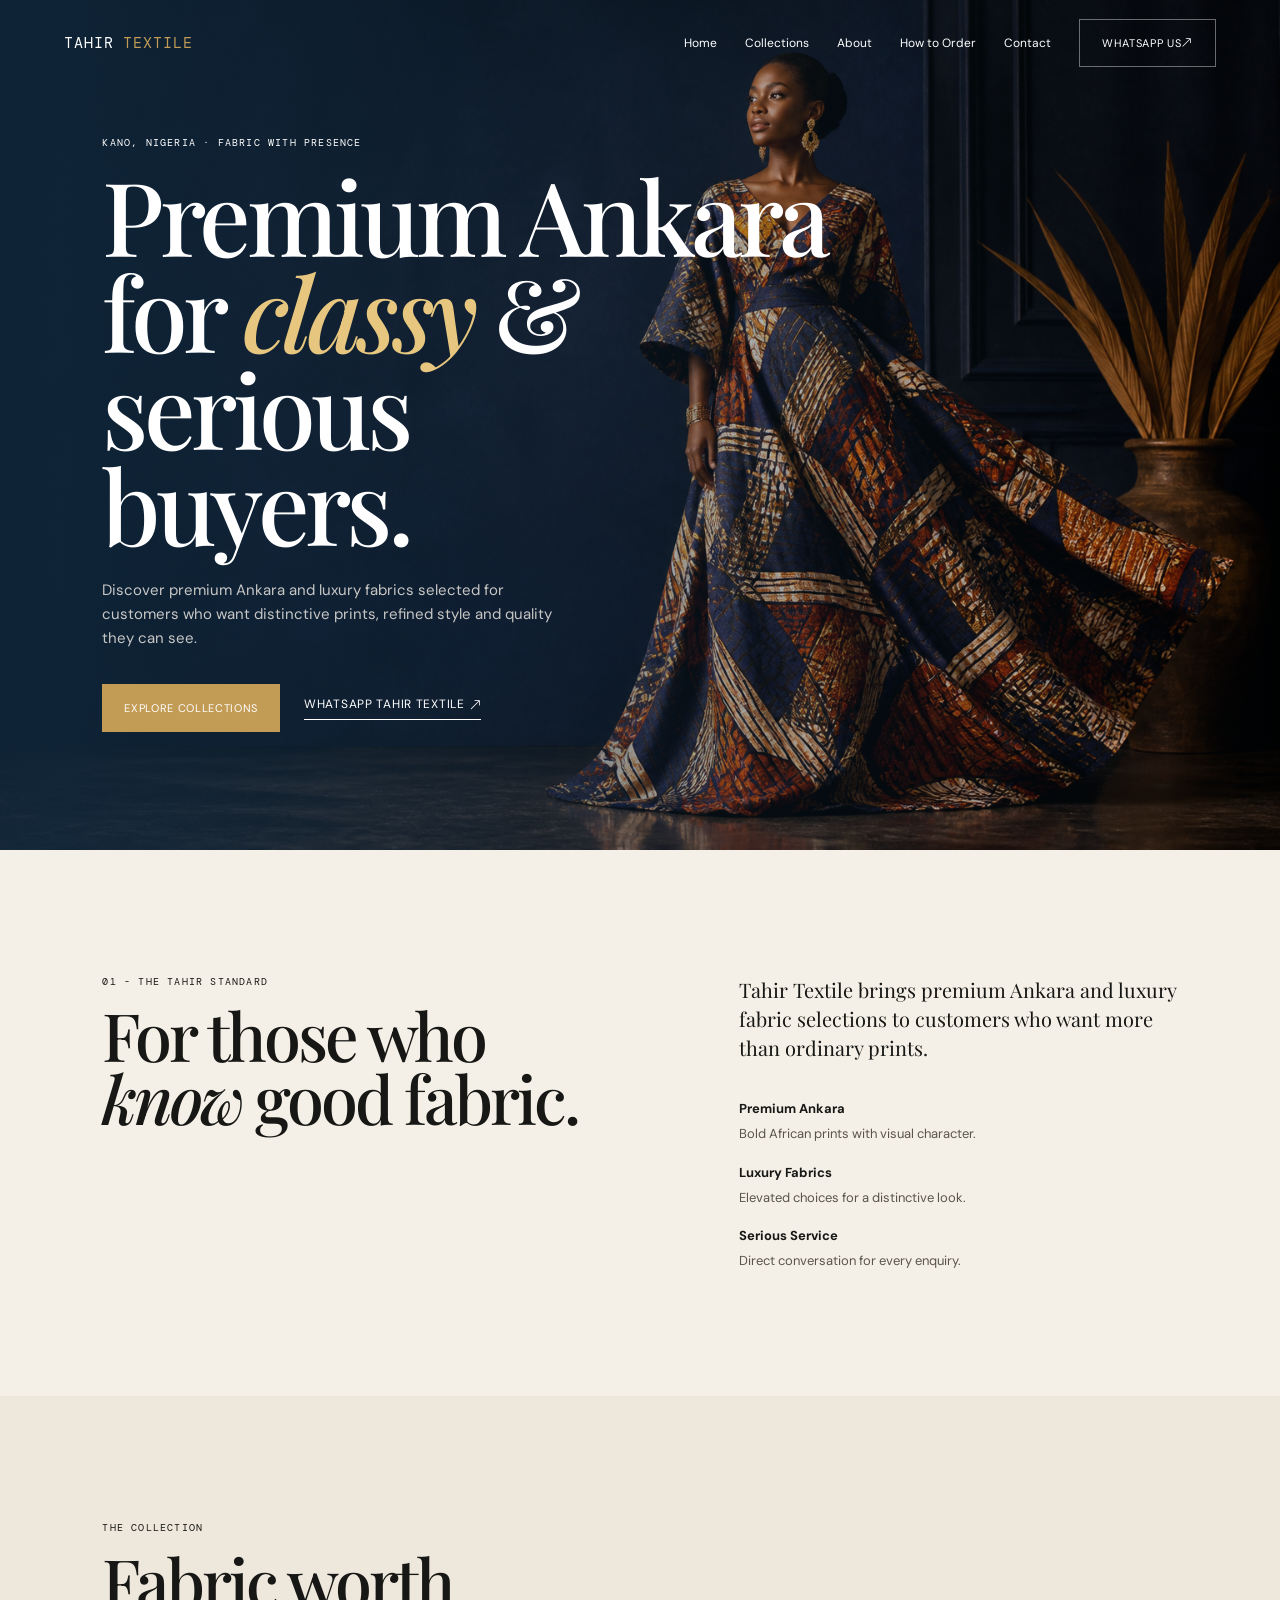
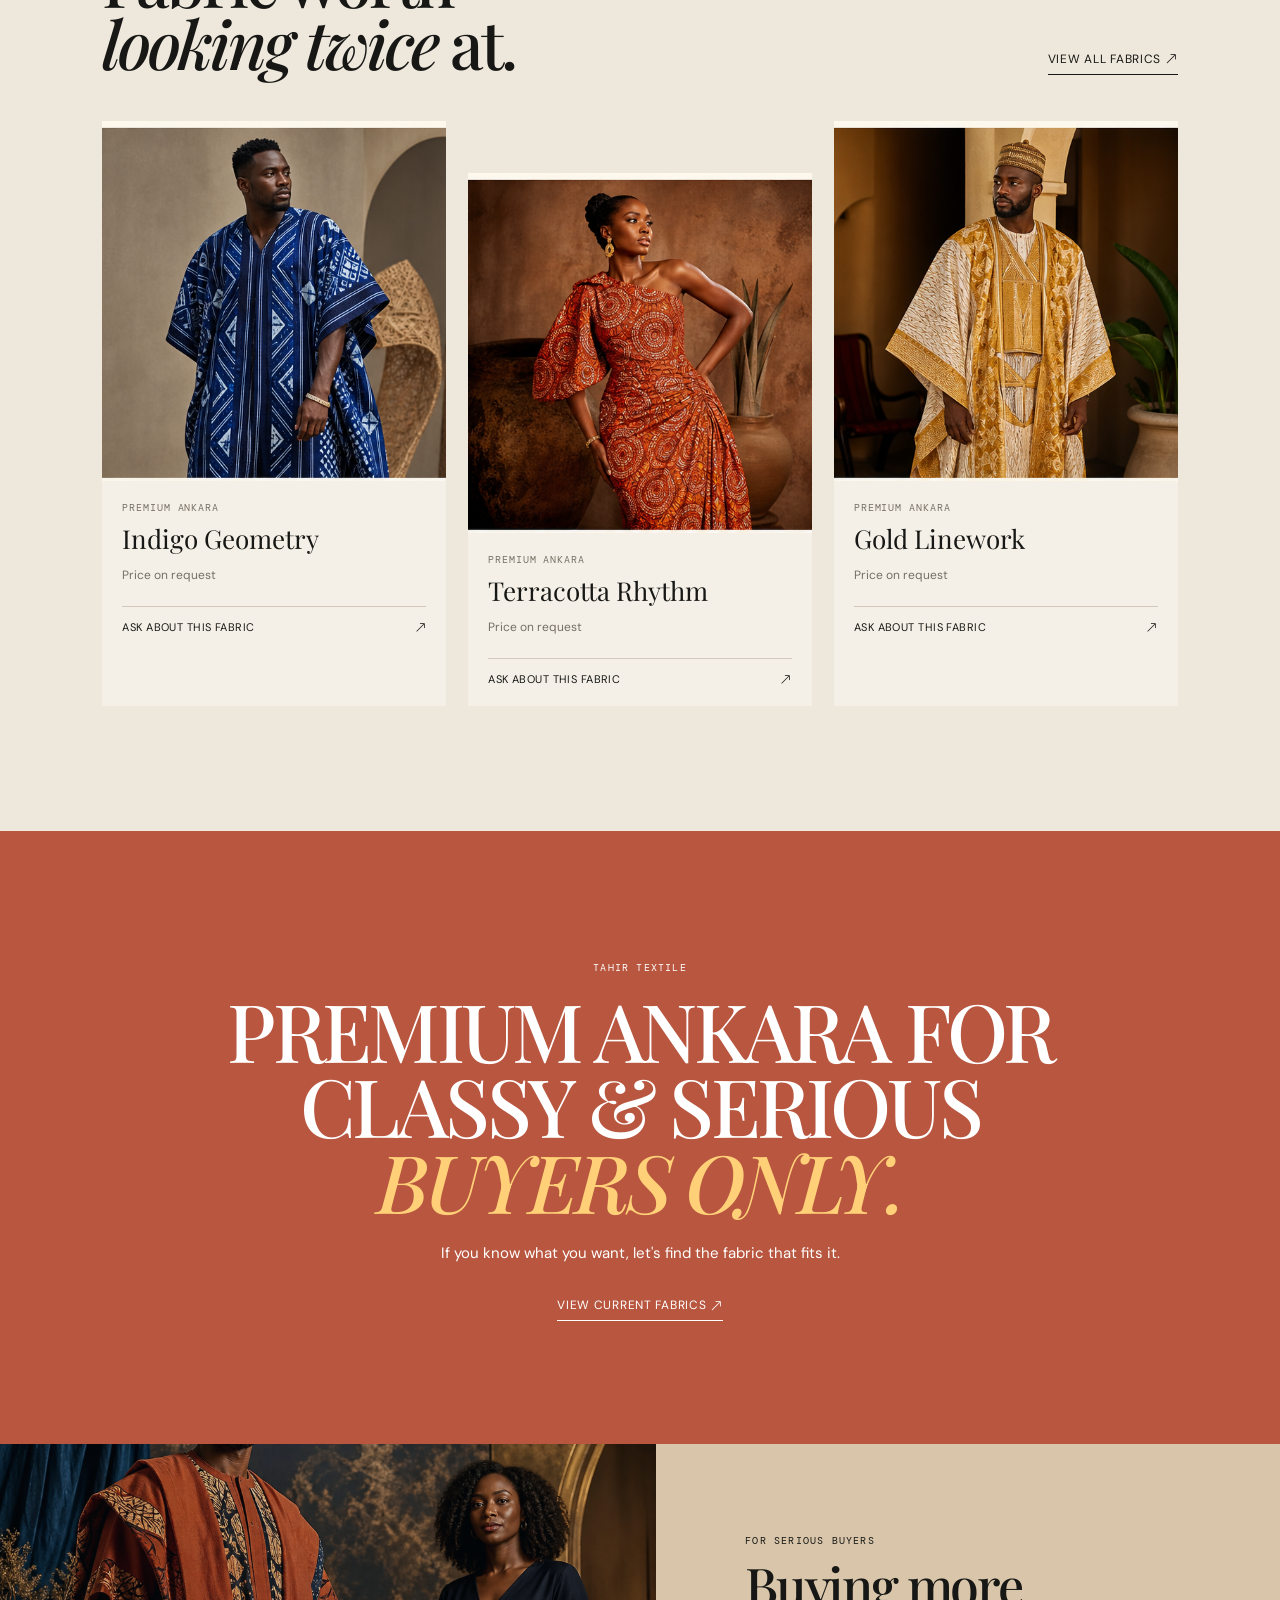
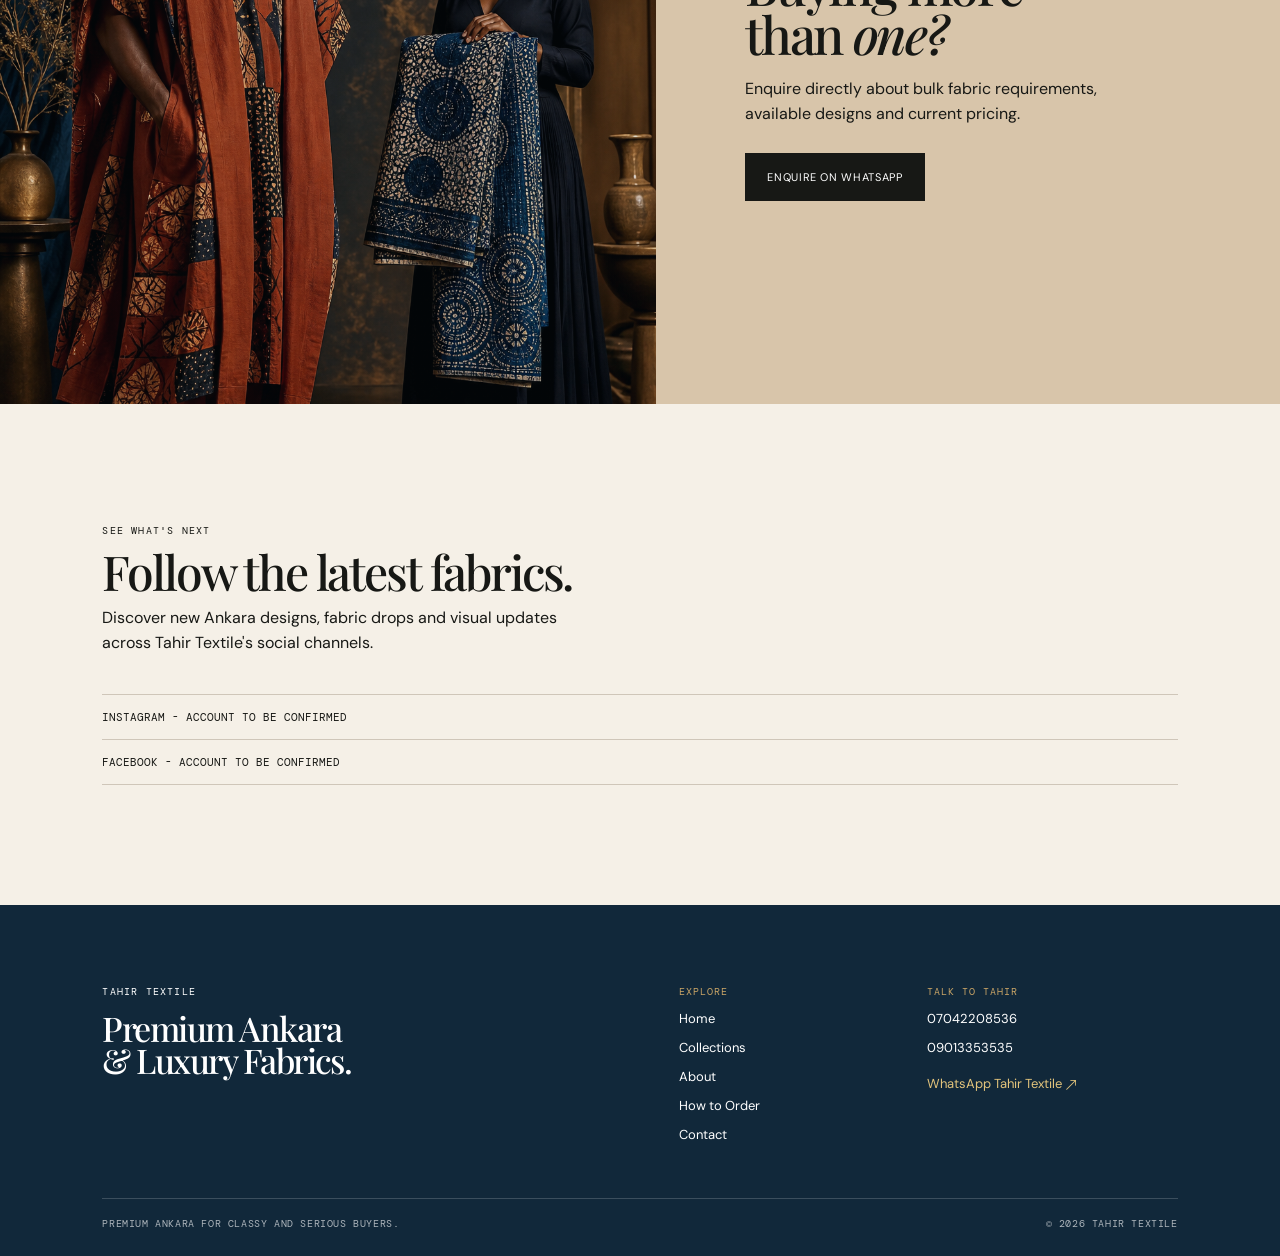
<file: index.html>
<!doctype html><html lang="en"><head><meta charset="utf-8"><meta name="viewport" content="width=device-width,initial-scale=1"><title>Tahir Textile | Premium Ankara & Luxury Fabrics</title><meta name="description" content="Shop premium Ankara and luxury fabrics from Tahir Textile. Explore distinctive African textile designs and enquire directly for current prices and availability."><link rel="icon" href="assets/images/garment-hero.png"><link rel="stylesheet" href="css/styles.css"><link rel="stylesheet" href="https://cdn.jsdelivr.net/npm/bootstrap-icons@1.11.3/font/bootstrap-icons.min.css"></head><body><header class="header"><a href="index.html" class="brand">TAHIR <i>TEXTILE</i></a><nav class="desktop-nav"><a href="index.html">Home</a><a href="collections.html">Collections</a><a href="about.html">About</a><a href="how-to-order.html">How to Order</a><a href="contact.html">Contact</a><a class="nav-cta" target="_blank" rel="noreferrer" href="https://wa.me/2347042208536?text=Hello%20Tahir%20Textile%2C%20I%27m%20interested%20in%20your%20premium%20Ankara%20fabrics.%20Please%20send%20me%20your%20available%20designs%20and%20current%20prices.">WhatsApp Us <i class="bi bi-arrow-up-right" aria-hidden="true"></i></a></nav><button class="menu-button" aria-label="Open menu" aria-expanded="false"><b></b><b></b></button></header><div class="menu-layer"><aside class="mobile-menu"><div class="menu-top"><span class="brand">TAHIR <i>TEXTILE</i></span><button class="menu-close" aria-label="Close menu"><i class="bi bi-x-lg" aria-hidden="true"></i></button></div><nav><a href="index.html">Home <span><i class="bi bi-arrow-up-right" aria-hidden="true"></i></span></a><a href="collections.html">Collections <span><i class="bi bi-arrow-up-right" aria-hidden="true"></i></span></a><a href="about.html">About <span><i class="bi bi-arrow-up-right" aria-hidden="true"></i></span></a><a href="how-to-order.html">How to Order <span><i class="bi bi-arrow-up-right" aria-hidden="true"></i></span></a><a href="contact.html">Contact <span><i class="bi bi-arrow-up-right" aria-hidden="true"></i></span></a><a class="button gold" target="_blank" rel="noreferrer" href="https://wa.me/2347042208536?text=Hello%20Tahir%20Textile%2C%20I%27m%20interested%20in%20your%20premium%20Ankara%20fabrics.%20Please%20send%20me%20your%20available%20designs%20and%20current%20prices.">WhatsApp Tahir Textile</a></nav></aside></div><main><section class="hero"><div class="hero-image" role="img" aria-label="Editorial still life of premium indigo, terracotta and gold Ankara fabrics"></div><div class="hero-content"><p class="eyebrow">Kano, Nigeria · Fabric with presence</p><h1>Premium Ankara<br>for <em>classy</em> & serious<br>buyers.</h1><p class="intro">Discover premium Ankara and luxury fabrics selected for customers who want distinctive prints, refined style and quality they can see.</p><div class="actions"><a class="button gold" href="collections.html">Explore collections</a><a class="text-link light" target="_blank" rel="noreferrer" href="https://wa.me/2347042208536?text=Hello%20Tahir%20Textile%2C%20I%27m%20interested%20in%20your%20premium%20Ankara%20fabrics.%20Please%20send%20me%20your%20available%20designs%20and%20current%20prices.">WhatsApp Tahir Textile <i class="bi bi-arrow-up-right" aria-hidden="true"></i></a></div></div></section><section class="statement"><div><p class="eyebrow">01 - The Tahir standard</p><h2>For those who<br><em>know</em> good fabric.</h2></div><div><p>Tahir Textile brings premium Ankara and luxury fabric selections to customers who want more than ordinary prints.</p><div class="pillars"><b>Premium Ankara <span>Bold African prints with visual character.</span></b><b>Luxury Fabrics <span>Elevated choices for a distinctive look.</span></b><b>Serious Service <span>Direct conversation for every enquiry.</span></b></div></div></section><section class="featured"><div class="section-head"><div><p class="eyebrow">The collection</p><h2>Fabric worth<br><em>looking twice</em> at.</h2></div><a class="text-link" href="collections.html">View all fabrics <i class="bi bi-arrow-up-right" aria-hidden="true"></i></a></div><div class="lookbook-grid"> <article class="fabric-card card-0"><div class="fabric-image"></div><div class="fabric-copy"><p>Premium Ankara</p><h3>Indigo Geometry</h3><span>Price on request</span><a target="_blank" href="https://wa.me/2347042208536?text=Hello%20Tahir%20Textile%2C%20I%27m%20interested%20in%20this%20Ankara%20design.%20Please%20let%20me%20know%20if%20it%20is%20currently%20available%20and%20the%20price.%20Design%3A%20Indigo%20Geometry.">Ask about this fabric <b><i class="bi bi-arrow-up-right" aria-hidden="true"></i></b></a></div></article><article class="fabric-card card-1"><div class="fabric-image"></div><div class="fabric-copy"><p>Premium Ankara</p><h3>Terracotta Rhythm</h3><span>Price on request</span><a target="_blank" href="https://wa.me/2347042208536?text=Hello%20Tahir%20Textile%2C%20I%27m%20interested%20in%20this%20Ankara%20design.%20Please%20let%20me%20know%20if%20it%20is%20currently%20available%20and%20the%20price.%20Design%3A%20Terracotta%20Rhythm.">Ask about this fabric <b><i class="bi bi-arrow-up-right" aria-hidden="true"></i></b></a></div></article><article class="fabric-card card-2"><div class="fabric-image"></div><div class="fabric-copy"><p>Premium Ankara</p><h3>Gold Linework</h3><span>Price on request</span><a target="_blank" href="https://wa.me/2347042208536?text=Hello%20Tahir%20Textile%2C%20I%27m%20interested%20in%20this%20Ankara%20design.%20Please%20let%20me%20know%20if%20it%20is%20currently%20available%20and%20the%20price.%20Design%3A%20Gold%20Linework.">Ask about this fabric <b><i class="bi bi-arrow-up-right" aria-hidden="true"></i></b></a></div></article></div></section><section class="signature"><p class="eyebrow">Tahir Textile</p><h2>PREMIUM ANKARA FOR<br>CLASSY & SERIOUS<br><em>BUYERS ONLY.</em></h2><p>If you know what you want, let's find the fabric that fits it.</p><a class="text-link" href="collections.html">View current fabrics <span><i class="bi bi-arrow-up-right" aria-hidden="true"></i></span></a></section><section class="wholesale"><div class="wholesale-art"></div><div><p class="eyebrow">For serious buyers</p><h2>Buying more<br>than <em>one?</em></h2><p>Enquire directly about bulk fabric requirements, available designs and current pricing.</p><a class="button dark" target="_blank" href="https://wa.me/2347042208536?text=Hello%20Tahir%20Textile%2C%20I%27m%20interested%20in%20purchasing%20fabrics%20in%20bulk.%20Please%20send%20me%20your%20available%20options%20and%20current%20wholesale%20prices.">Enquire on WhatsApp</a></div></section><section class="social"><p class="eyebrow">See what's next</p><h2>Follow the latest fabrics.</h2><p>Discover new Ankara designs, fabric drops and visual updates across Tahir Textile's social channels.</p><div><span>Instagram - account to be confirmed</span><span>Facebook - account to be confirmed</span></div></section></main><footer><div class="footer-main"><div><p class="eyebrow">TAHIR TEXTILE</p><h2>Premium Ankara<br>& Luxury Fabrics.</h2></div><div><p class="footer-label">Explore</p><a href="index.html">Home</a><a href="collections.html">Collections</a><a href="about.html">About</a><a href="how-to-order.html">How to Order</a><a href="contact.html">Contact</a></div><div><p class="footer-label">Talk to Tahir</p><a href="tel:07042208536">07042208536</a><a href="tel:09013353535">09013353535</a><a class="footer-wa" target="_blank" href="https://wa.me/2347042208536?text=Hello%20Tahir%20Textile%2C%20I%27m%20interested%20in%20your%20premium%20Ankara%20fabrics.%20Please%20send%20me%20your%20available%20designs%20and%20current%20prices.">WhatsApp Tahir Textile <i class="bi bi-arrow-up-right" aria-hidden="true"></i></a></div></div><div class="footer-bottom"><span>Premium Ankara for classy and serious buyers.</span><span>© <span data-year></span> Tahir Textile</span></div></footer><script src="js/main.js"></script></body></html>
</file>
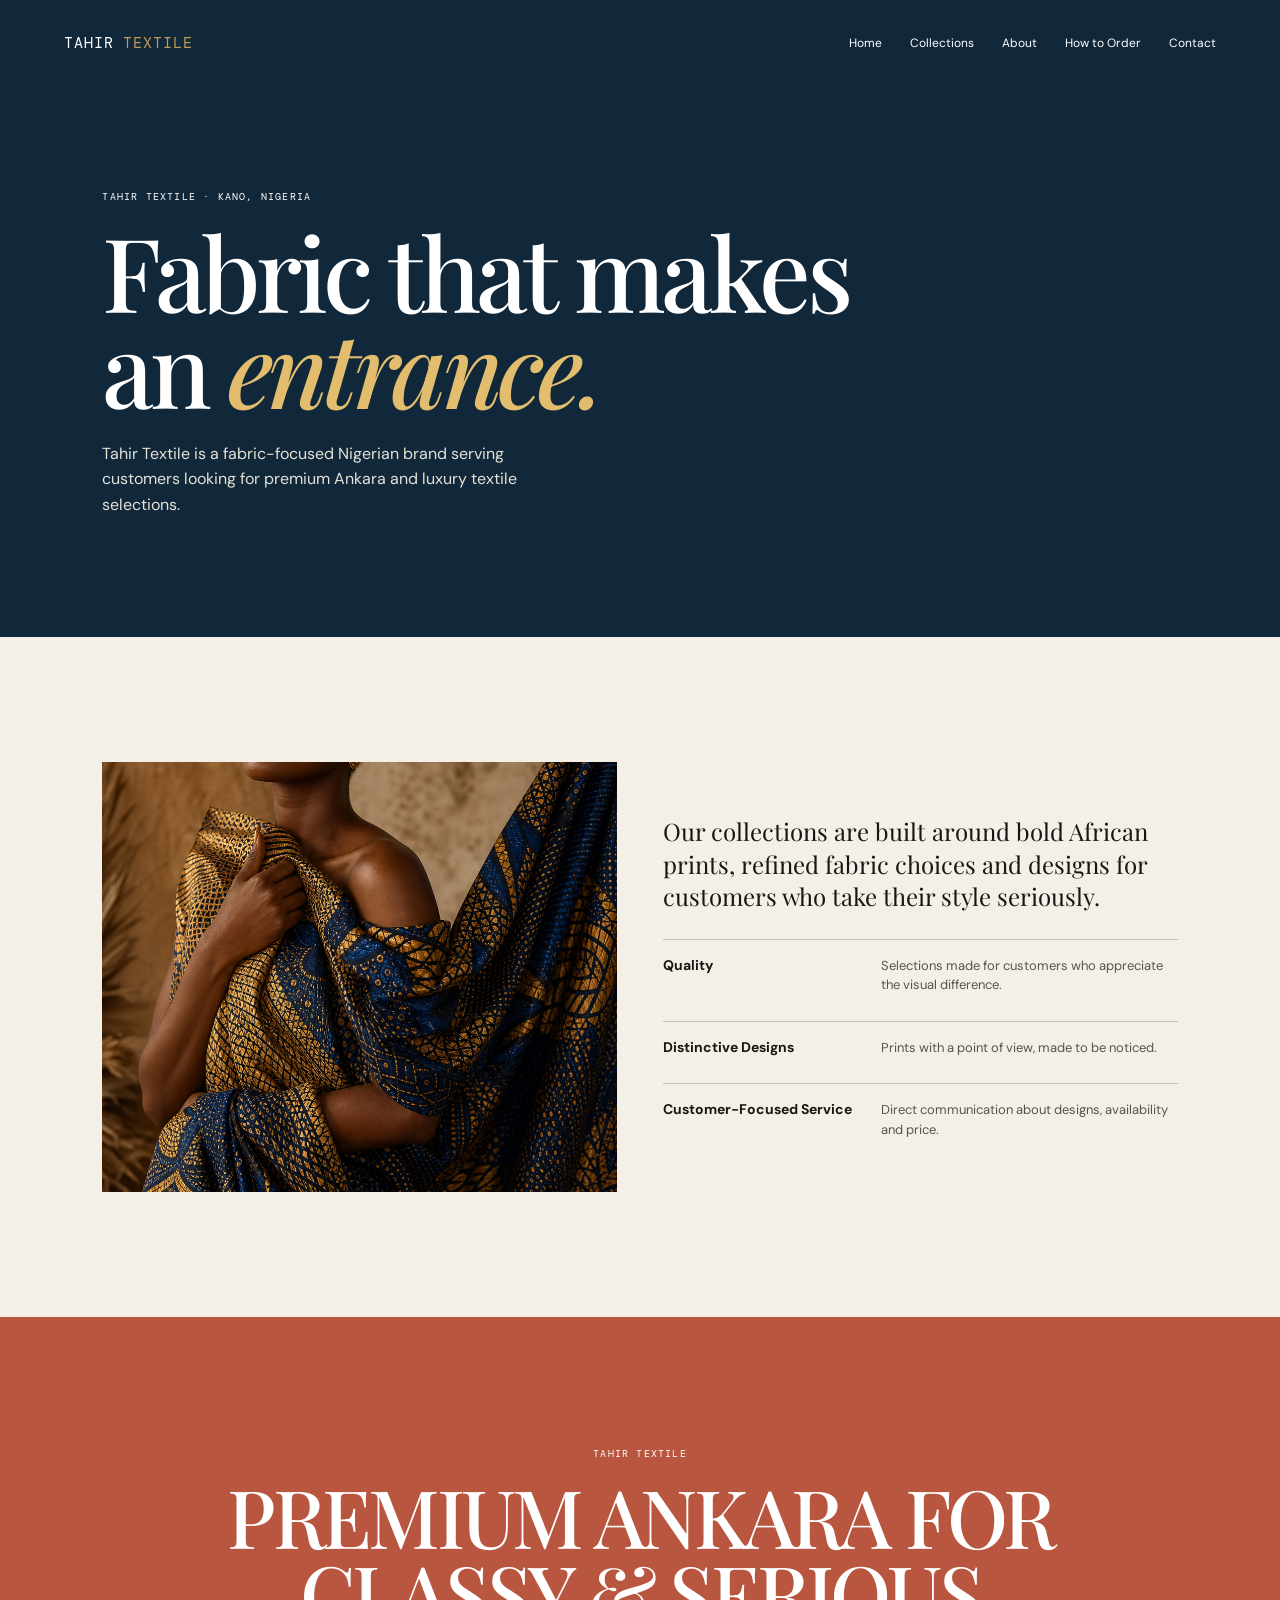
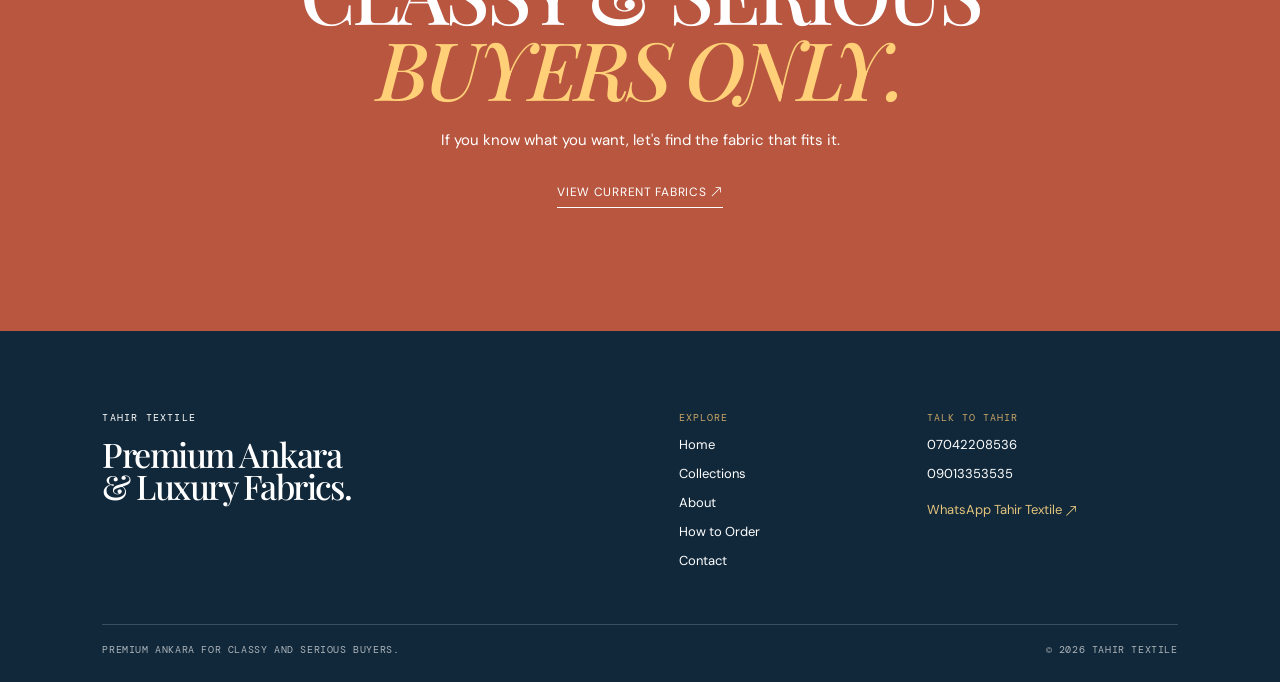
<file: about.html>
<!doctype html><html lang="en"><head><meta charset="utf-8"><meta name="viewport" content="width=device-width,initial-scale=1"><title>About | Tahir Textile</title><meta name="description" content="Learn about Tahir Textile's premium Ankara and luxury fabric point of view."><link rel="stylesheet" href="css/styles.css"><link rel="stylesheet" href="https://cdn.jsdelivr.net/npm/bootstrap-icons@1.11.3/font/bootstrap-icons.min.css"></head><body><header class="header"><a href="index.html" class="brand">TAHIR <i>TEXTILE</i></a><nav class="desktop-nav"><a href="index.html">Home</a><a href="collections.html">Collections</a><a href="about.html">About</a><a href="how-to-order.html">How to Order</a><a href="contact.html">Contact</a></nav><button class="menu-button" aria-label="Open menu" aria-expanded="false"><b></b><b></b></button></header><div class="menu-layer"><aside class="mobile-menu"><div class="menu-top"><span class="brand">TAHIR <i>TEXTILE</i></span><button class="menu-close" aria-label="Close menu"><i class="bi bi-x-lg" aria-hidden="true"></i></button></div><nav><a href="index.html">Home <span><i class="bi bi-arrow-up-right" aria-hidden="true"></i></span></a><a href="collections.html">Collections <span><i class="bi bi-arrow-up-right" aria-hidden="true"></i></span></a><a href="about.html">About <span><i class="bi bi-arrow-up-right" aria-hidden="true"></i></span></a><a href="how-to-order.html">How to Order <span><i class="bi bi-arrow-up-right" aria-hidden="true"></i></span></a><a href="contact.html">Contact <span><i class="bi bi-arrow-up-right" aria-hidden="true"></i></span></a></nav></aside></div><main><section class="page-hero"><p class="eyebrow">Tahir Textile · Kano, Nigeria</p><h1>Fabric that makes<br>an <em>entrance.</em></h1><p>Tahir Textile is a fabric-focused Nigerian brand serving customers looking for premium Ankara and luxury textile selections.</p></section><section class="about-grid"><div class="about-image"></div><div><p>Our collections are built around bold African prints, refined fabric choices and designs for customers who take their style seriously.</p><div class="belief"><b>Quality</b><span>Selections made for customers who appreciate the visual difference.</span></div><div class="belief"><b>Distinctive Designs</b><span>Prints with a point of view, made to be noticed.</span></div><div class="belief"><b>Customer-Focused Service</b><span>Direct communication about designs, availability and price.</span></div></div></section><section class="signature"><p class="eyebrow">Tahir Textile</p><h2>PREMIUM ANKARA FOR<br>CLASSY & SERIOUS<br><em>BUYERS ONLY.</em></h2><p>If you know what you want, let's find the fabric that fits it.</p><a class="text-link" href="collections.html">View current fabrics <span><i class="bi bi-arrow-up-right" aria-hidden="true"></i></span></a></section></main><footer><div class="footer-main"><div><p class="eyebrow">TAHIR TEXTILE</p><h2>Premium Ankara<br>& Luxury Fabrics.</h2></div><div><p class="footer-label">Explore</p><a href="index.html">Home</a><a href="collections.html">Collections</a><a href="about.html">About</a><a href="how-to-order.html">How to Order</a><a href="contact.html">Contact</a></div><div><p class="footer-label">Talk to Tahir</p><a href="tel:07042208536">07042208536</a><a href="tel:09013353535">09013353535</a><a class="footer-wa" target="_blank" href="https://wa.me/2347042208536?text=Hello%20Tahir%20Textile%2C%20I%27m%20interested%20in%20your%20premium%20Ankara%20fabrics.%20Please%20send%20me%20your%20available%20designs%20and%20current%20prices.">WhatsApp Tahir Textile <i class="bi bi-arrow-up-right" aria-hidden="true"></i></a></div></div><div class="footer-bottom"><span>Premium Ankara for classy and serious buyers.</span><span>© <span data-year></span> Tahir Textile</span></div></footer><script src="js/main.js"></script></body></html>
</file>
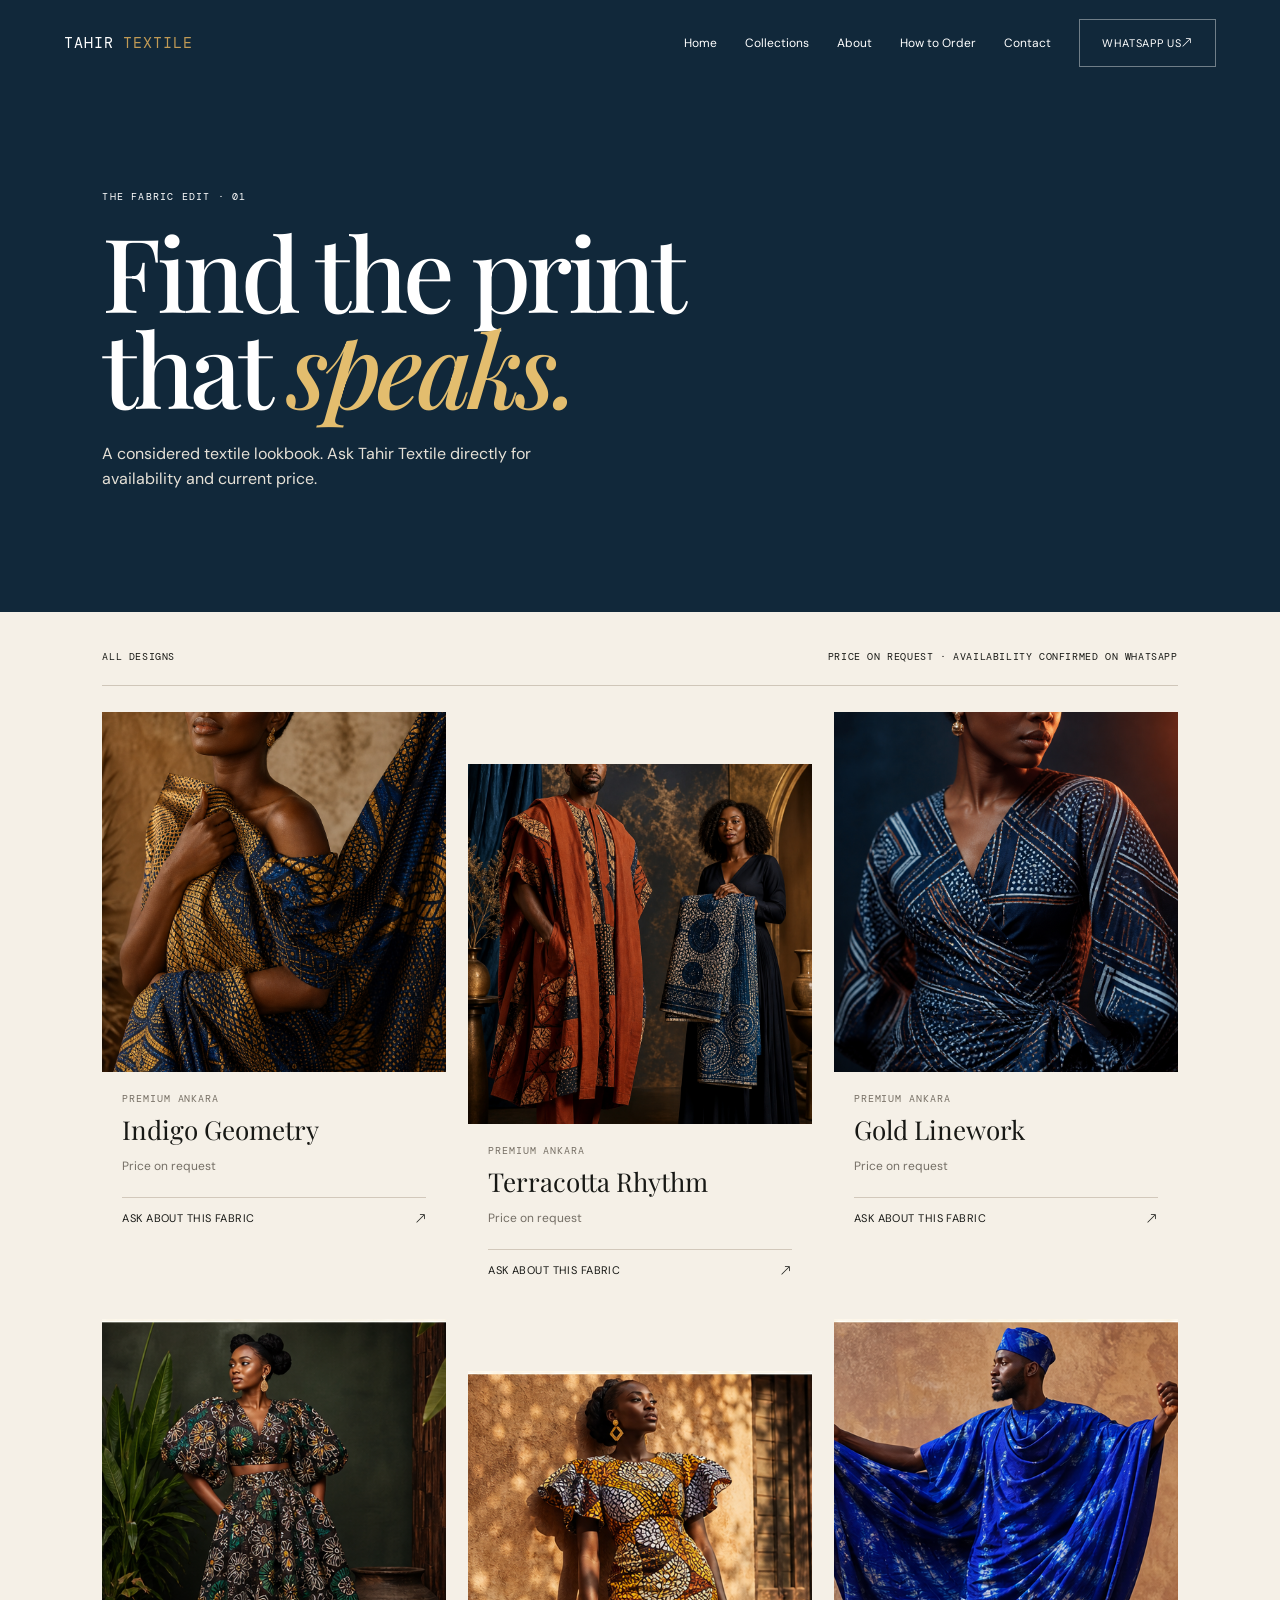
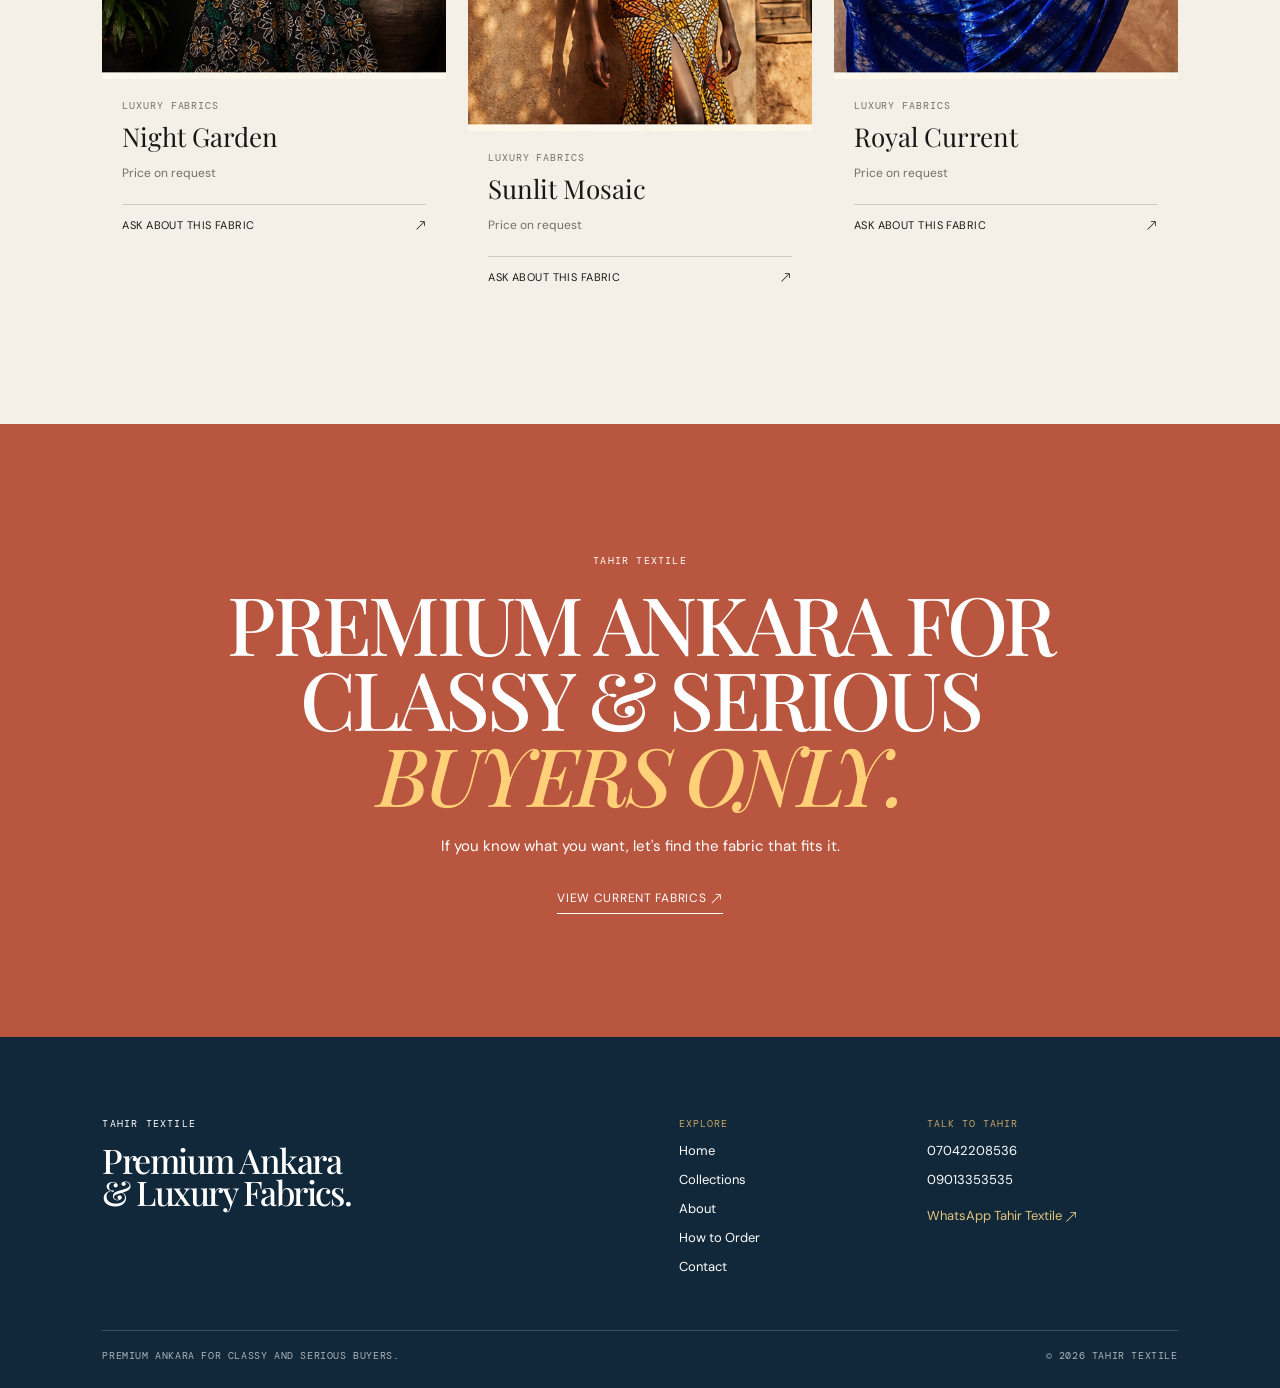
<file: collections.html>
<!doctype html><html lang="en"><head><meta charset="utf-8"><meta name="viewport" content="width=device-width,initial-scale=1"><title>Collections | Tahir Textile</title><meta name="description" content="Explore Tahir Textile's premium Ankara and luxury fabric selections."><link rel="stylesheet" href="css/styles.css"><link rel="stylesheet" href="https://cdn.jsdelivr.net/npm/bootstrap-icons@1.11.3/font/bootstrap-icons.min.css"></head><body><header class="header"><a href="index.html" class="brand">TAHIR <i>TEXTILE</i></a><nav class="desktop-nav"><a href="index.html">Home</a><a href="collections.html">Collections</a><a href="about.html">About</a><a href="how-to-order.html">How to Order</a><a href="contact.html">Contact</a><a class="nav-cta" target="_blank" href="https://wa.me/2347042208536?text=Hello%20Tahir%20Textile%2C%20I%27m%20interested%20in%20your%20premium%20Ankara%20fabrics.%20Please%20send%20me%20your%20available%20designs%20and%20current%20prices.">WhatsApp Us <i class="bi bi-arrow-up-right" aria-hidden="true"></i></a></nav><button class="menu-button" aria-label="Open menu" aria-expanded="false"><b></b><b></b></button></header><div class="menu-layer"><aside class="mobile-menu"><div class="menu-top"><span class="brand">TAHIR <i>TEXTILE</i></span><button class="menu-close" aria-label="Close menu"><i class="bi bi-x-lg" aria-hidden="true"></i></button></div><nav><a href="index.html">Home <span><i class="bi bi-arrow-up-right" aria-hidden="true"></i></span></a><a href="collections.html">Collections <span><i class="bi bi-arrow-up-right" aria-hidden="true"></i></span></a><a href="about.html">About <span><i class="bi bi-arrow-up-right" aria-hidden="true"></i></span></a><a href="how-to-order.html">How to Order <span><i class="bi bi-arrow-up-right" aria-hidden="true"></i></span></a><a href="contact.html">Contact <span><i class="bi bi-arrow-up-right" aria-hidden="true"></i></span></a><a class="button gold" target="_blank" href="https://wa.me/2347042208536?text=Hello%20Tahir%20Textile%2C%20I%27m%20interested%20in%20your%20premium%20Ankara%20fabrics.%20Please%20send%20me%20your%20available%20designs%20and%20current%20prices.">WhatsApp Tahir Textile</a></nav></aside></div><main><section class="page-hero"><p class="eyebrow">The fabric edit · 01</p><h1>Find the print<br>that <em>speaks.</em></h1><p>A considered textile lookbook. Ask Tahir Textile directly for availability and current price.</p></section><section class="catalogue"><div class="catalogue-note"><span>All designs</span><span>Price on request · Availability confirmed on WhatsApp</span></div><div class="lookbook-grid"><article class="fabric-card card-0"><div class="fabric-image"></div><div class="fabric-copy"><p>Premium Ankara</p><h3>Indigo Geometry</h3><span>Price on request</span><a target="_blank" href="https://wa.me/2347042208536?text=Hello%20Tahir%20Textile%2C%20I%27m%20interested%20in%20this%20Ankara%20design.%20Please%20let%20me%20know%20if%20it%20is%20currently%20available%20and%20the%20price.%20Design%3A%20Indigo%20Geometry.">Ask about this fabric <b><i class="bi bi-arrow-up-right" aria-hidden="true"></i></b></a></div></article><article class="fabric-card card-1"><div class="fabric-image"></div><div class="fabric-copy"><p>Premium Ankara</p><h3>Terracotta Rhythm</h3><span>Price on request</span><a target="_blank" href="https://wa.me/2347042208536?text=Hello%20Tahir%20Textile%2C%20I%27m%20interested%20in%20this%20Ankara%20design.%20Please%20let%20me%20know%20if%20it%20is%20currently%20available%20and%20the%20price.%20Design%3A%20Terracotta%20Rhythm.">Ask about this fabric <b><i class="bi bi-arrow-up-right" aria-hidden="true"></i></b></a></div></article><article class="fabric-card card-2"><div class="fabric-image"></div><div class="fabric-copy"><p>Premium Ankara</p><h3>Gold Linework</h3><span>Price on request</span><a target="_blank" href="https://wa.me/2347042208536?text=Hello%20Tahir%20Textile%2C%20I%27m%20interested%20in%20this%20Ankara%20design.%20Please%20let%20me%20know%20if%20it%20is%20currently%20available%20and%20the%20price.%20Design%3A%20Gold%20Linework.">Ask about this fabric <b><i class="bi bi-arrow-up-right" aria-hidden="true"></i></b></a></div></article><article class="fabric-card card-3"><div class="fabric-image"></div><div class="fabric-copy"><p>Luxury Fabrics</p><h3>Night Garden</h3><span>Price on request</span><a target="_blank" href="https://wa.me/2347042208536?text=Hello%20Tahir%20Textile%2C%20I%27m%20interested%20in%20this%20Ankara%20design.%20Please%20let%20me%20know%20if%20it%20is%20currently%20available%20and%20the%20price.%20Design%3A%20Night%20Garden.">Ask about this fabric <b><i class="bi bi-arrow-up-right" aria-hidden="true"></i></b></a></div></article><article class="fabric-card card-4"><div class="fabric-image"></div><div class="fabric-copy"><p>Luxury Fabrics</p><h3>Sunlit Mosaic</h3><span>Price on request</span><a target="_blank" href="https://wa.me/2347042208536?text=Hello%20Tahir%20Textile%2C%20I%27m%20interested%20in%20this%20Ankara%20design.%20Please%20let%20me%20know%20if%20it%20is%20currently%20available%20and%20the%20price.%20Design%3A%20Sunlit%20Mosaic.">Ask about this fabric <b><i class="bi bi-arrow-up-right" aria-hidden="true"></i></b></a></div></article><article class="fabric-card card-5"><div class="fabric-image"></div><div class="fabric-copy"><p>Luxury Fabrics</p><h3>Royal Current</h3><span>Price on request</span><a target="_blank" href="https://wa.me/2347042208536?text=Hello%20Tahir%20Textile%2C%20I%27m%20interested%20in%20this%20Ankara%20design.%20Please%20let%20me%20know%20if%20it%20is%20currently%20available%20and%20the%20price.%20Design%3A%20Royal%20Current.">Ask about this fabric <b><i class="bi bi-arrow-up-right" aria-hidden="true"></i></b></a></div></article></div></section><section class="signature"><p class="eyebrow">Tahir Textile</p><h2>PREMIUM ANKARA FOR<br>CLASSY & SERIOUS<br><em>BUYERS ONLY.</em></h2><p>If you know what you want, let's find the fabric that fits it.</p><a class="text-link" href="collections.html">View current fabrics <span><i class="bi bi-arrow-up-right" aria-hidden="true"></i></span></a></section></main><footer><div class="footer-main"><div><p class="eyebrow">TAHIR TEXTILE</p><h2>Premium Ankara<br>& Luxury Fabrics.</h2></div><div><p class="footer-label">Explore</p><a href="index.html">Home</a><a href="collections.html">Collections</a><a href="about.html">About</a><a href="how-to-order.html">How to Order</a><a href="contact.html">Contact</a></div><div><p class="footer-label">Talk to Tahir</p><a href="tel:07042208536">07042208536</a><a href="tel:09013353535">09013353535</a><a class="footer-wa" target="_blank" href="https://wa.me/2347042208536?text=Hello%20Tahir%20Textile%2C%20I%27m%20interested%20in%20your%20premium%20Ankara%20fabrics.%20Please%20send%20me%20your%20available%20designs%20and%20current%20prices.">WhatsApp Tahir Textile <i class="bi bi-arrow-up-right" aria-hidden="true"></i></a></div></div><div class="footer-bottom"><span>Premium Ankara for classy and serious buyers.</span><span>© <span data-year></span> Tahir Textile</span></div></footer><script src="js/main.js"></script></body></html>
</file>
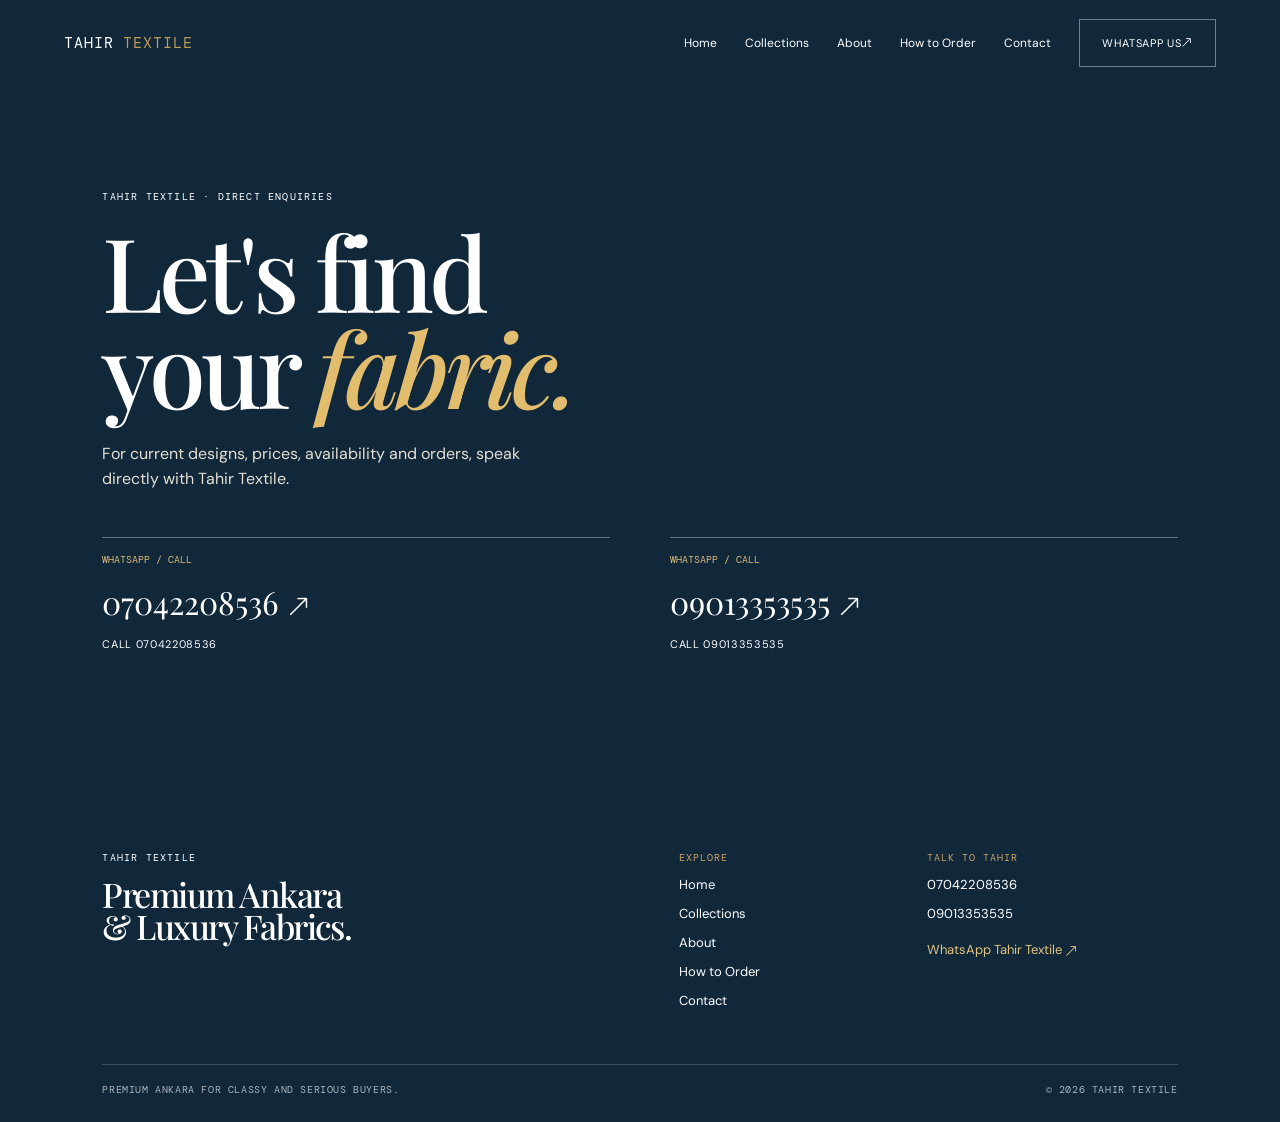
<file: contact.html>
<!doctype html><html lang="en"><head><meta charset="utf-8"><meta name="viewport" content="width=device-width,initial-scale=1"><title>Contact | Tahir Textile</title><meta name="description" content="Contact Tahir Textile directly on WhatsApp or call for current fabrics, prices and availability."><link rel="stylesheet" href="css/styles.css"><link rel="stylesheet" href="https://cdn.jsdelivr.net/npm/bootstrap-icons@1.11.3/font/bootstrap-icons.min.css"></head><body><header class="header"><a href="index.html" class="brand">TAHIR <i>TEXTILE</i></a><nav class="desktop-nav"><a href="index.html">Home</a><a href="collections.html">Collections</a><a href="about.html">About</a><a href="how-to-order.html">How to Order</a><a href="contact.html">Contact</a><a class="nav-cta" target="_blank" href="https://wa.me/2347042208536?text=Hello%20Tahir%20Textile%2C%20I%27m%20interested%20in%20your%20premium%20Ankara%20fabrics.%20Please%20send%20me%20your%20available%20designs%20and%20current%20prices.">WhatsApp Us <i class="bi bi-arrow-up-right" aria-hidden="true"></i></a></nav><button class="menu-button" aria-label="Open menu" aria-expanded="false"><b></b><b></b></button></header><div class="menu-layer"><aside class="mobile-menu"><div class="menu-top"><span class="brand">TAHIR <i>TEXTILE</i></span><button class="menu-close" aria-label="Close menu"><i class="bi bi-x-lg" aria-hidden="true"></i></button></div><nav><a href="index.html">Home <span><i class="bi bi-arrow-up-right" aria-hidden="true"></i></span></a><a href="collections.html">Collections <span><i class="bi bi-arrow-up-right" aria-hidden="true"></i></span></a><a href="about.html">About <span><i class="bi bi-arrow-up-right" aria-hidden="true"></i></span></a><a href="how-to-order.html">How to Order <span><i class="bi bi-arrow-up-right" aria-hidden="true"></i></span></a><a href="contact.html">Contact <span><i class="bi bi-arrow-up-right" aria-hidden="true"></i></span></a></nav></aside></div><main><section class="contact-page"><p class="eyebrow">Tahir Textile · Direct enquiries</p><h1>Let's find<br>your <em>fabric.</em></h1><p>For current designs, prices, availability and orders, speak directly with Tahir Textile.</p><div class="contact-grid"><article><span>WhatsApp / Call</span><a target="_blank" href="https://wa.me/2347042208536?text=Hello%20Tahir%20Textile%2C%20I%27m%20interested%20in%20your%20premium%20Ankara%20fabrics.%20Please%20send%20me%20your%20available%20designs%20and%20current%20prices.">07042208536 <b><i class="bi bi-arrow-up-right" aria-hidden="true"></i></b></a><a href="tel:07042208536">Call 07042208536</a></article><article><span>WhatsApp / Call</span><a target="_blank" href="https://wa.me/2349013353535?text=Hello%20Tahir%20Textile%2C%20I%27m%20interested%20in%20your%20premium%20Ankara%20fabrics.%20Please%20send%20me%20your%20available%20designs%20and%20current%20prices.">09013353535 <b><i class="bi bi-arrow-up-right" aria-hidden="true"></i></b></a><a href="tel:09013353535">Call 09013353535</a></article></div></section></main><footer><div class="footer-main"><div><p class="eyebrow">TAHIR TEXTILE</p><h2>Premium Ankara<br>& Luxury Fabrics.</h2></div><div><p class="footer-label">Explore</p><a href="index.html">Home</a><a href="collections.html">Collections</a><a href="about.html">About</a><a href="how-to-order.html">How to Order</a><a href="contact.html">Contact</a></div><div><p class="footer-label">Talk to Tahir</p><a href="tel:07042208536">07042208536</a><a href="tel:09013353535">09013353535</a><a class="footer-wa" target="_blank" href="https://wa.me/2347042208536?text=Hello%20Tahir%20Textile%2C%20I%27m%20interested%20in%20your%20premium%20Ankara%20fabrics.%20Please%20send%20me%20your%20available%20designs%20and%20current%20prices.">WhatsApp Tahir Textile <i class="bi bi-arrow-up-right" aria-hidden="true"></i></a></div></div><div class="footer-bottom"><span>Premium Ankara for classy and serious buyers.</span><span>© <span data-year></span> Tahir Textile</span></div></footer><script src="js/main.js"></script></body></html>
</file>
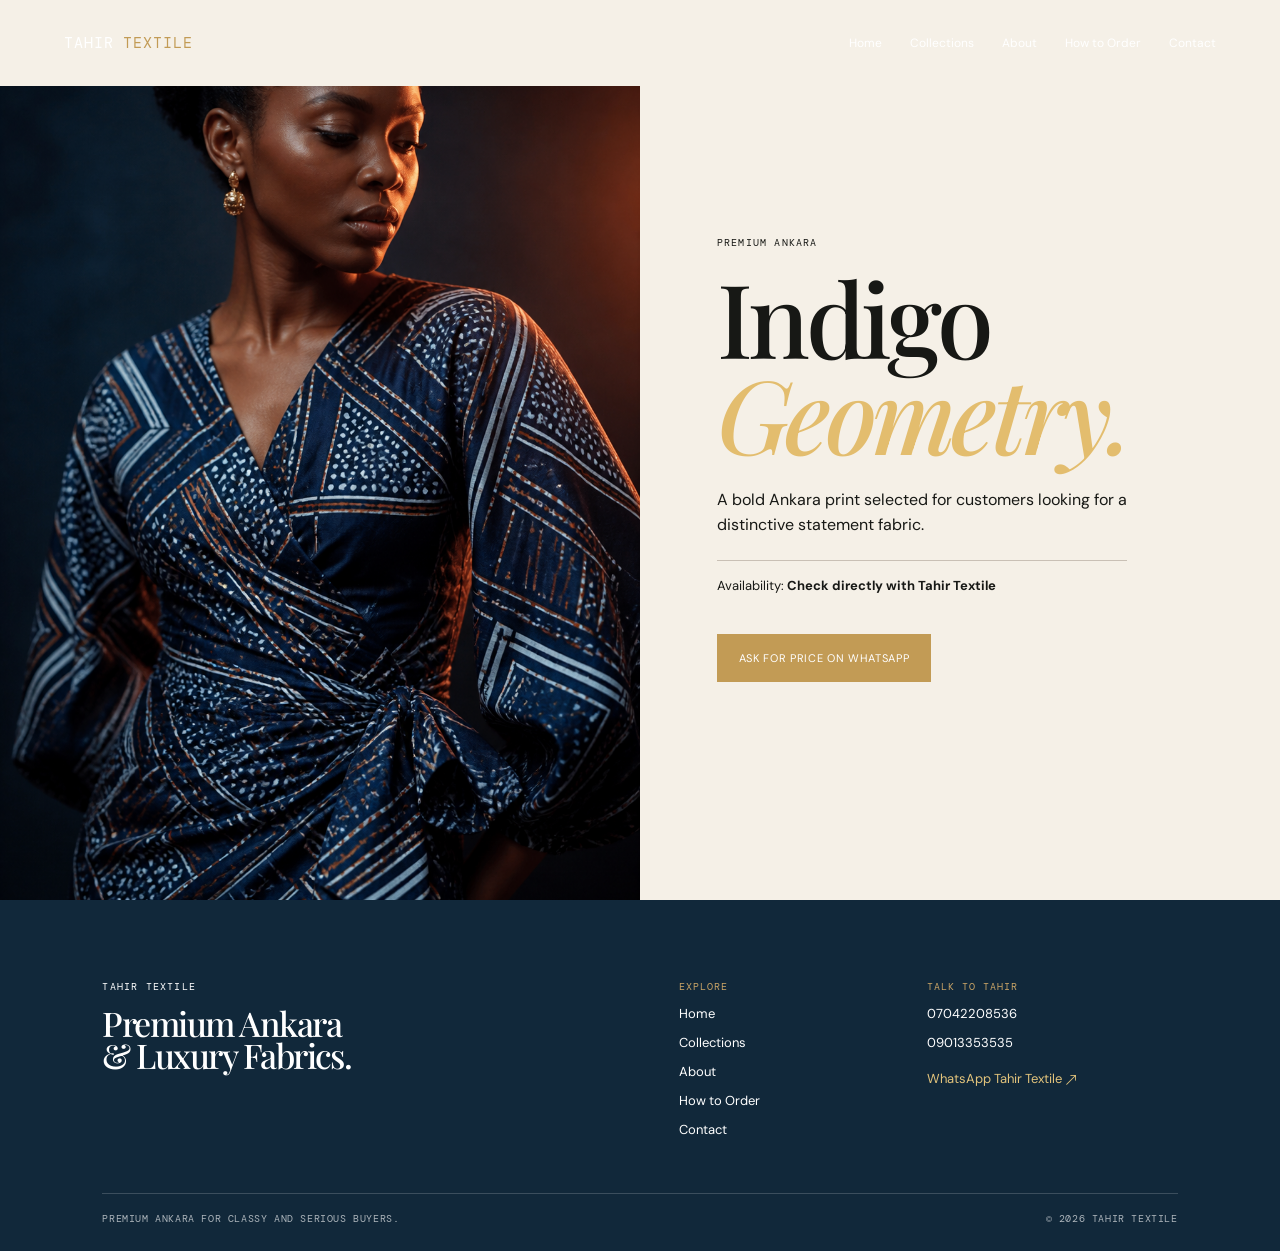
<file: fabric-ankara-01.html>
<!doctype html><html lang="en"><head><meta charset="utf-8"><meta name="viewport" content="width=device-width,initial-scale=1"><title>Premium Ankara - Design 01 | Tahir Textile</title><meta name="description" content="Ask Tahir Textile about availability and current price for this premium Ankara design."><link rel="stylesheet" href="css/styles.css"><link rel="stylesheet" href="https://cdn.jsdelivr.net/npm/bootstrap-icons@1.11.3/font/bootstrap-icons.min.css"></head><body><header class="header"><a href="index.html" class="brand">TAHIR <i>TEXTILE</i></a><nav class="desktop-nav"><a href="index.html">Home</a><a href="collections.html">Collections</a><a href="about.html">About</a><a href="how-to-order.html">How to Order</a><a href="contact.html">Contact</a></nav><button class="menu-button" aria-label="Open menu" aria-expanded="false"><b></b><b></b></button></header><div class="menu-layer"><aside class="mobile-menu"><div class="menu-top"><span class="brand">TAHIR <i>TEXTILE</i></span><button class="menu-close" aria-label="Close menu"><i class="bi bi-x-lg" aria-hidden="true"></i></button></div><nav><a href="index.html">Home <span><i class="bi bi-arrow-up-right" aria-hidden="true"></i></span></a><a href="collections.html">Collections <span><i class="bi bi-arrow-up-right" aria-hidden="true"></i></span></a><a href="about.html">About <span><i class="bi bi-arrow-up-right" aria-hidden="true"></i></span></a><a href="how-to-order.html">How to Order <span><i class="bi bi-arrow-up-right" aria-hidden="true"></i></span></a><a href="contact.html">Contact <span><i class="bi bi-arrow-up-right" aria-hidden="true"></i></span></a></nav></aside></div><main><section class="detail"><div class="detail-image"></div><div><p class="eyebrow">Premium Ankara</p><h1>Indigo<br><em>Geometry.</em></h1><p>A bold Ankara print selected for customers looking for a distinctive statement fabric.</p><p class="availability">Availability: <b>Check directly with Tahir Textile</b></p><a class="button gold" target="_blank" href="https://wa.me/2347042208536?text=Hello%20Tahir%20Textile%2C%20I%27m%20interested%20in%20this%20Ankara%20design.%20Please%20let%20me%20know%20if%20it%20is%20currently%20available%20and%20the%20price.%20Design%3A%20Premium%20Ankara%20%2D%20Indigo%20Geometry.">Ask for price on WhatsApp</a></div></section></main><footer><div class="footer-main"><div><p class="eyebrow">TAHIR TEXTILE</p><h2>Premium Ankara<br>& Luxury Fabrics.</h2></div><div><p class="footer-label">Explore</p><a href="index.html">Home</a><a href="collections.html">Collections</a><a href="about.html">About</a><a href="how-to-order.html">How to Order</a><a href="contact.html">Contact</a></div><div><p class="footer-label">Talk to Tahir</p><a href="tel:07042208536">07042208536</a><a href="tel:09013353535">09013353535</a><a class="footer-wa" target="_blank" href="https://wa.me/2347042208536?text=Hello%20Tahir%20Textile%2C%20I%27m%20interested%20in%20your%20premium%20Ankara%20fabrics.%20Please%20send%20me%20your%20available%20designs%20and%20current%20prices.">WhatsApp Tahir Textile <i class="bi bi-arrow-up-right" aria-hidden="true"></i></a></div></div><div class="footer-bottom"><span>Premium Ankara for classy and serious buyers.</span><span>© <span data-year></span> Tahir Textile</span></div></footer><script src="js/main.js"></script></body></html>
</file>
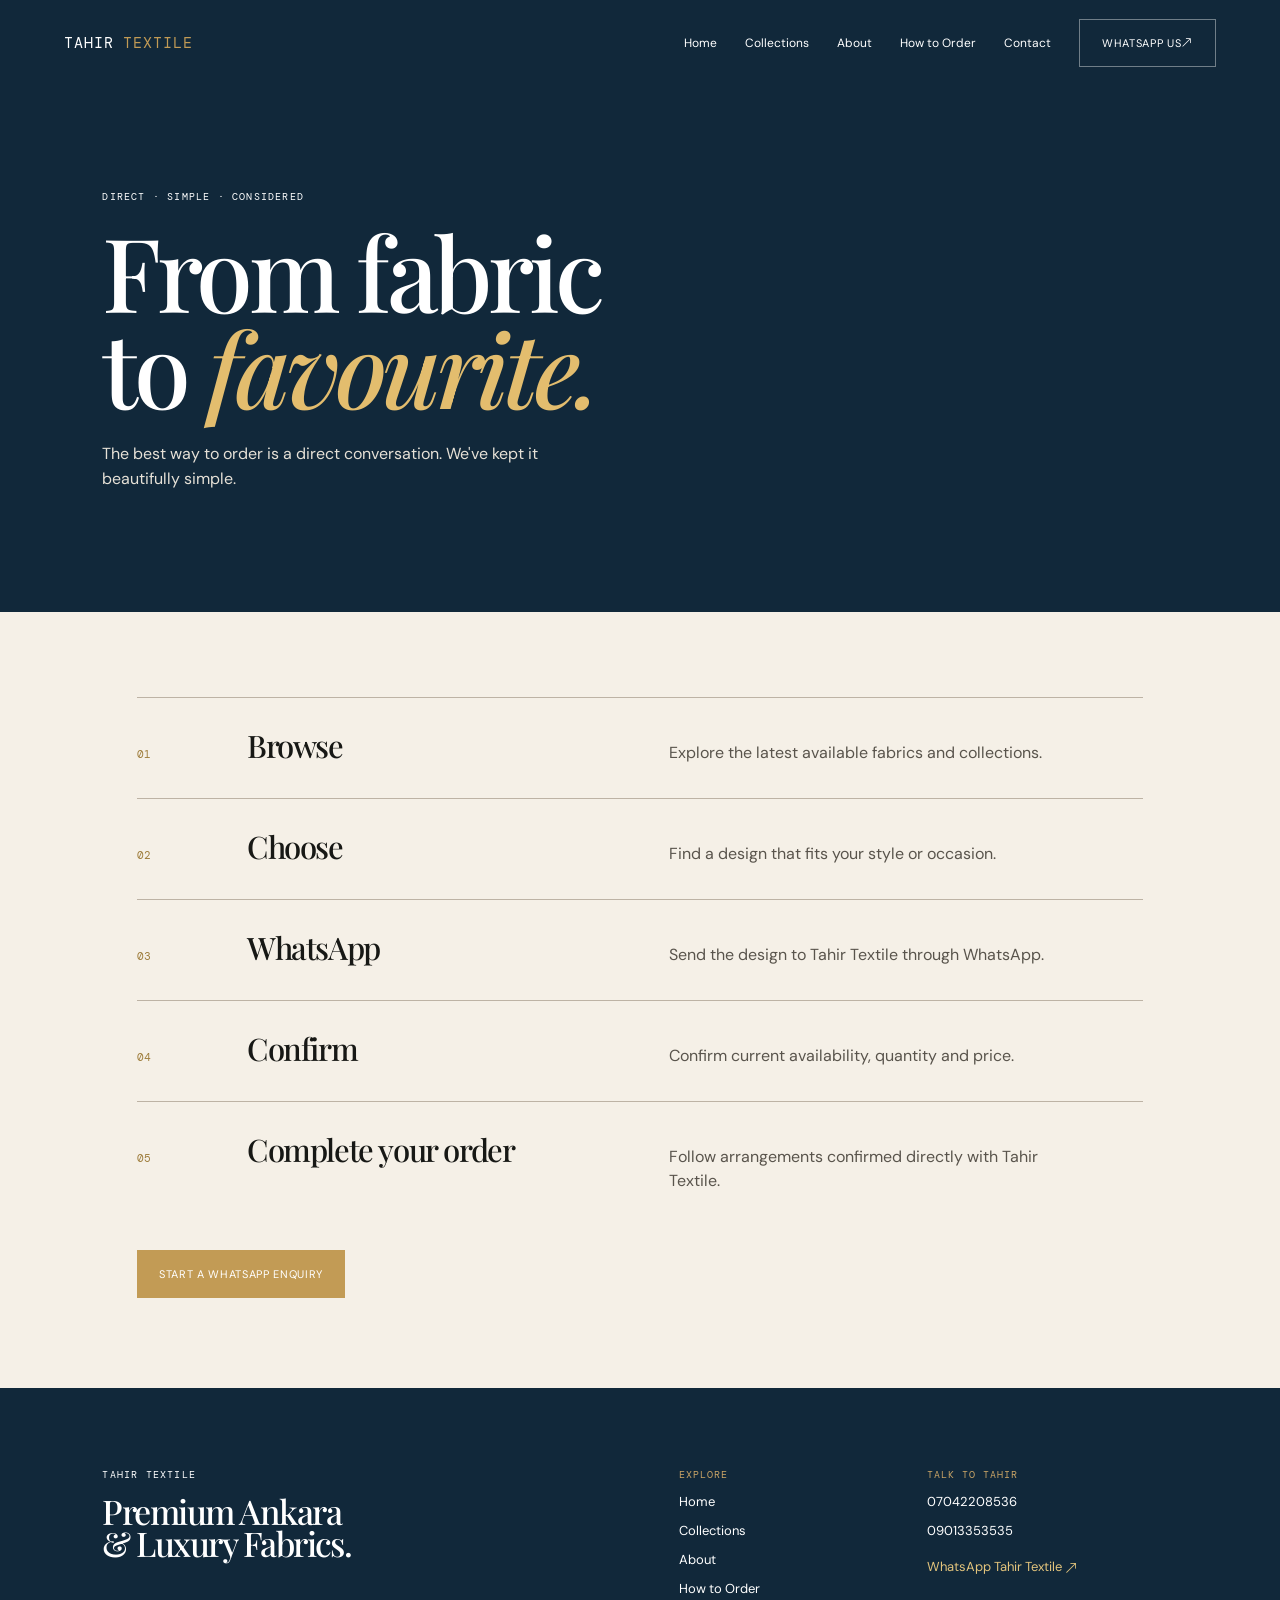
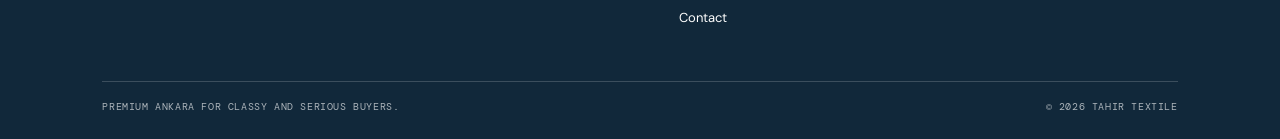
<file: how-to-order.html>
<!doctype html><html lang="en"><head><meta charset="utf-8"><meta name="viewport" content="width=device-width,initial-scale=1"><title>How to Order | Tahir Textile</title><meta name="description" content="A direct WhatsApp ordering process for premium Ankara and luxury fabrics."><link rel="stylesheet" href="css/styles.css"><link rel="stylesheet" href="https://cdn.jsdelivr.net/npm/bootstrap-icons@1.11.3/font/bootstrap-icons.min.css"></head><body><header class="header"><a href="index.html" class="brand">TAHIR <i>TEXTILE</i></a><nav class="desktop-nav"><a href="index.html">Home</a><a href="collections.html">Collections</a><a href="about.html">About</a><a href="how-to-order.html">How to Order</a><a href="contact.html">Contact</a><a class="nav-cta" target="_blank" href="https://wa.me/2347042208536?text=Hello%20Tahir%20Textile%2C%20I%27m%20interested%20in%20your%20premium%20Ankara%20fabrics.%20Please%20send%20me%20your%20available%20designs%20and%20current%20prices.">WhatsApp Us <i class="bi bi-arrow-up-right" aria-hidden="true"></i></a></nav><button class="menu-button" aria-label="Open menu" aria-expanded="false"><b></b><b></b></button></header><div class="menu-layer"><aside class="mobile-menu"><div class="menu-top"><span class="brand">TAHIR <i>TEXTILE</i></span><button class="menu-close" aria-label="Close menu"><i class="bi bi-x-lg" aria-hidden="true"></i></button></div><nav><a href="index.html">Home <span><i class="bi bi-arrow-up-right" aria-hidden="true"></i></span></a><a href="collections.html">Collections <span><i class="bi bi-arrow-up-right" aria-hidden="true"></i></span></a><a href="about.html">About <span><i class="bi bi-arrow-up-right" aria-hidden="true"></i></span></a><a href="how-to-order.html">How to Order <span><i class="bi bi-arrow-up-right" aria-hidden="true"></i></span></a><a href="contact.html">Contact <span><i class="bi bi-arrow-up-right" aria-hidden="true"></i></span></a><a class="button gold" target="_blank" href="https://wa.me/2347042208536?text=Hello%20Tahir%20Textile%2C%20I%27m%20interested%20in%20your%20premium%20Ankara%20fabrics.%20Please%20send%20me%20your%20available%20designs%20and%20current%20prices.">WhatsApp Tahir Textile</a></nav></aside></div><main><section class="page-hero"><p class="eyebrow">Direct · simple · considered</p><h1>From fabric<br>to <em>favourite.</em></h1><p>The best way to order is a direct conversation. We've kept it beautifully simple.</p></section><section class="steps"><article><span>01</span><h2>Browse</h2><p>Explore the latest available fabrics and collections.</p></article><article><span>02</span><h2>Choose</h2><p>Find a design that fits your style or occasion.</p></article><article><span>03</span><h2>WhatsApp</h2><p>Send the design to Tahir Textile through WhatsApp.</p></article><article><span>04</span><h2>Confirm</h2><p>Confirm current availability, quantity and price.</p></article><article><span>05</span><h2>Complete your order</h2><p>Follow arrangements confirmed directly with Tahir Textile.</p></article><a class="button gold" target="_blank" href="https://wa.me/2347042208536?text=Hello%20Tahir%20Textile%2C%20I%27m%20interested%20in%20your%20premium%20Ankara%20fabrics.%20Please%20send%20me%20your%20available%20designs%20and%20current%20prices.">Start a WhatsApp enquiry</a></section></main><footer><div class="footer-main"><div><p class="eyebrow">TAHIR TEXTILE</p><h2>Premium Ankara<br>& Luxury Fabrics.</h2></div><div><p class="footer-label">Explore</p><a href="index.html">Home</a><a href="collections.html">Collections</a><a href="about.html">About</a><a href="how-to-order.html">How to Order</a><a href="contact.html">Contact</a></div><div><p class="footer-label">Talk to Tahir</p><a href="tel:07042208536">07042208536</a><a href="tel:09013353535">09013353535</a><a class="footer-wa" target="_blank" href="https://wa.me/2347042208536?text=Hello%20Tahir%20Textile%2C%20I%27m%20interested%20in%20your%20premium%20Ankara%20fabrics.%20Please%20send%20me%20your%20available%20designs%20and%20current%20prices.">WhatsApp Tahir Textile <i class="bi bi-arrow-up-right" aria-hidden="true"></i></a></div></div><div class="footer-bottom"><span>Premium Ankara for classy and serious buyers.</span><span>© <span data-year></span> Tahir Textile</span></div></footer><script src="js/main.js"></script></body></html>
</file>
<file: css/styles.css>
@import url('https://fonts.googleapis.com/css2?family=DM+Mono&family=DM+Sans:wght@400;500;600&family=Playfair+Display:ital,wght@0,500;0,600;1,500;1,600&display=swap');

:root{--ink:#171815;--indigo:#11283a;--cream:#f5f0e7;--gold:#c29b55;--terra:#b8563f}*{box-sizing:border-box}html{scroll-behavior:smooth}body{margin:0;background:var(--cream);color:var(--ink);font-family:"DM Sans",sans-serif}a{color:inherit;text-decoration:none}h1,h2,h3,p{margin:0}h1,h2{font-family:"Playfair Display",serif;font-weight:500;line-height:.94;letter-spacing:-.045em}em{font-weight:500}.eyebrow{font:10px "DM Mono";text-transform:uppercase;letter-spacing:.12em}.header{height:86px;display:flex;align-items:center;justify-content:space-between;padding:0 clamp(22px,5vw,74px);position:fixed;z-index:10;width:100%;color:#fff;transition:.3s}.header.compact{height:65px;background:#102333e8;backdrop-filter:blur(12px)}.brand{font:15px "DM Mono";letter-spacing:.06em}.brand i{font-style:normal;color:var(--gold)}.desktop-nav{display:none;align-items:center;gap:28px;font-size:12px}.nav-cta,.button{display:inline-flex;align-items:center;justify-content:center;min-height:48px;padding:0 22px;font-size:11px;text-transform:uppercase;letter-spacing:.06em;transition:.25s}.nav-cta{border:1px solid #ffffff66}.nav-cta:hover,.button:hover{transform:translateY(-2px)}.menu-button{border:0;background:none;width:44px;height:44px;padding:10px;display:grid;gap:6px;align-content:center}.menu-button b{height:1px;background:#fff;width:100%;display:block}.menu-layer{position:fixed;inset:0;z-index:20;background:#0912199c;backdrop-filter:blur(16px)}.mobile-menu{height:100%;background:var(--cream);width:min(85%,360px);padding:26px;color:var(--ink);animation:menu .35s ease}.menu-top{display:flex;justify-content:space-between;align-items:center}.menu-top button{font:40px/1 "DM Sans";border:0;background:none}.mobile-menu nav{padding-top:68px;display:grid;gap:7px}.mobile-menu nav>a:not(.button){display:flex;justify-content:space-between;font:34px/1 "Playfair Display";padding:13px 0;border-bottom:1px solid #c9c0b1}.mobile-menu .button{margin-top:28px}.gold{background:var(--gold);color:#fff}.dark{background:var(--ink);color:#fff}.hero{background:var(--indigo);color:#fff;min-height:780px;position:relative;overflow:hidden;padding:121px 22px 45px;display:flex;align-items:flex-start}.hero-image{position:absolute;inset:0;background:linear-gradient(90deg,#10283ddd 5%,#10283a50 59%,#10283a08),url('../assets/images/garment-hero.png') center/cover}.hero-content{position:relative;max-width:780px}.hero h1{font-size:clamp(47px,8vw,112px);margin:18px 0 26px}.hero h1 em{color:#e7c77f}.intro{max-width:480px;font-size:15px;line-height:1.6;color:#f3eee8cf}.actions{display:flex;flex-wrap:wrap;align-items:center;gap:24px;margin-top:34px}.text-link{font-size:12px;text-transform:uppercase;letter-spacing:.06em;border-bottom:1px solid currentColor;padding-bottom:7px}.light{color:#fff}.statement,.featured,.about-grid{padding:86px 22px;display:grid;gap:46px}.statement h2,.section-head h2{font-size:clamp(39px,5.2vw,74px);margin-top:16px}.statement>div:last-child>p{font:20px/1.45 "Playfair Display";max-width:460px}.pillars{margin-top:38px;display:grid;gap:20px}.pillars b{font-size:13px;display:grid;gap:7px}.pillars span,.belief span{font-size:13px;font-weight:400;line-height:1.5;color:#59544c}.featured{background:#eee7dc}.section-head{display:flex;align-items:end;justify-content:space-between;gap:20px}.section-head .text-link{display:none}.lookbook-grid{display:grid;grid-template-columns:1fr;gap:22px}.fabric-card{background:var(--cream);overflow:hidden}.fabric-image{height:300px;background-image:url('../assets/images/garment-lookbook-grid.png');background-size:300% auto;transition:transform .6s}.fabric-card:hover .fabric-image{transform:scale(1.025)}.card-0 .fabric-image{background-position:0 0}.card-1 .fabric-image{background-position:50% 0}.card-2 .fabric-image{background-position:100% 0}.card-3 .fabric-image{background-position:0 100%}.card-4 .fabric-image{background-position:50% 100%}.card-5 .fabric-image{background-position:100% 100%}.fabric-copy{padding:20px}.fabric-copy p{font:10px "DM Mono";letter-spacing:.09em;text-transform:uppercase;color:#766f65}.fabric-copy h3{font:26px "Playfair Display";margin:7px 0}.fabric-copy span{font-size:12px;color:#746e65}.fabric-copy a{display:flex;justify-content:space-between;margin-top:22px;border-top:1px solid #d2c8bb;padding-top:13px;font-size:11px;text-transform:uppercase;letter-spacing:.04em}.signature{background:var(--terra);color:#fff;padding:100px 22px;text-align:center}.signature h2{font-size:clamp(40px,6.3vw,86px);margin:18px auto 24px}.signature h2 em{color:#ffd078}.signature>p:not(.eyebrow){font-size:15px;margin-bottom:30px}.wholesale{display:grid;background:#d8c5aa}.wholesale-art{min-height:335px;background:linear-gradient(#10283a20,#10283a20),url('../assets/images/garment-wholesale.png') center/cover}.wholesale>div:last-child{padding:55px 22px}.wholesale h2{font-size:52px;margin:14px 0 18px}.wholesale p:not(.eyebrow){max-width:390px;line-height:1.55;margin-bottom:27px}.social{padding:85px 22px}.social h2{font-size:48px;margin:12px 0}.social>p:not(.eyebrow){max-width:470px;line-height:1.55}.social>div{margin-top:38px;border-top:1px solid #cfc6b9}.social span{display:block;border-bottom:1px solid #cfc6b9;padding:15px 0;font:11px "DM Mono";text-transform:uppercase}footer{background:var(--indigo);color:#fff;padding:56px 22px 22px}.footer-main{display:grid;gap:45px}.footer-main h2{font-size:34px;margin-top:15px}.footer-main>div:not(:first-child){display:grid;align-content:start;gap:12px;font-size:13px}.footer-label{color:#c9a466;font:10px "DM Mono";text-transform:uppercase;letter-spacing:.1em}.footer-wa{color:#e3c47c;margin-top:7px}.footer-bottom{font:10px "DM Mono";text-transform:uppercase;letter-spacing:.06em;border-top:1px solid #ffffff2d;margin-top:55px;padding-top:18px;display:flex;justify-content:space-between;gap:18px;color:#ffffffa6}.page-hero{background:var(--indigo);color:#fff;padding:150px 22px 80px}.page-hero h1,.contact-page h1,.detail h1{font-size:clamp(50px,8vw,109px);margin:20px 0 25px}.page-hero h1 em,.contact-page em,.detail em{color:#e3bd6e}.page-hero>p:last-child{max-width:460px;line-height:1.6;color:#e6e1d7}.catalogue{padding:30px 22px 80px}.catalogue-note{font:10px "DM Mono";text-transform:uppercase;letter-spacing:.06em;display:flex;justify-content:space-between;padding-bottom:22px;border-bottom:1px solid #cfc6b9;margin-bottom:26px}.about-grid{padding-top:70px}.about-image{min-height:430px;background:url('../assets/images/garment-about.png') center/cover}.about-grid>div:last-child>p{font:24px/1.35 "Playfair Display"}.belief{border-top:1px solid #c9c0b5;margin-top:26px;padding-top:16px;display:grid;grid-template-columns:1fr 1.5fr;gap:20px;font-size:14px}.steps{padding:40px 22px 90px;max-width:1050px;margin:auto}.steps article{border-top:1px solid #bdb3a5;padding:24px 0;display:grid;grid-template-columns:45px 1fr;gap:10px}.steps article span{font:11px "DM Mono";grid-row:span 2;color:#9e7d3c}.steps h2{font-size:31px}.steps p{grid-column:2;line-height:1.5;max-width:420px;color:#59544c}.steps .button{margin-top:24px}.contact-page{background:var(--indigo);color:#fff;padding:160px 22px 85px}.contact-page>p:not(.eyebrow){max-width:460px;line-height:1.6;color:#e5dfd3}.contact-grid{display:grid;gap:18px;margin-top:45px}.contact-grid article{border-top:1px solid #ffffff55;padding-top:15px;display:grid;gap:14px}.contact-grid span{font:10px "DM Mono";text-transform:uppercase;color:#dcbb78}.contact-grid article>a:first-of-type{font:32px "Playfair Display"}.contact-grid article>a:last-child{font-size:11px;text-transform:uppercase;letter-spacing:.06em}.detail{display:grid;padding-top:86px}.detail-image{height:55vh;min-height:420px;background:url('../assets/images/garment-detail.png') center/cover}.detail>div:last-child{padding:55px 22px 85px}.detail>div>p:not(.eyebrow){max-width:410px;line-height:1.6;margin-bottom:22px}.availability{font-size:13px;border-top:1px solid #c9c0b5;padding-top:15px}.detail .button{margin-top:16px}@keyframes menu{from{transform:translateX(-100%)}to{transform:translateX(0)}}@media(min-width:760px){.desktop-nav{display:flex}.menu-button{display:none}.hero{padding:136px clamp(48px,8vw,120px) 70px;min-height:850px}.statement,.featured,.about-grid{padding:125px clamp(48px,8vw,120px)}.statement{grid-template-columns:1.1fr 1fr;gap:12vw}.lookbook-grid{grid-template-columns:repeat(3,1fr)}.fabric-card:nth-child(2),.fabric-card:nth-child(5){margin-top:52px}.fabric-image{height:360px}.section-head .text-link{display:inline}.signature{padding:130px 40px}.wholesale{grid-template-columns:1.05fr 1fr}.wholesale-art{min-height:560px}.wholesale>div:last-child{padding:90px clamp(48px,7vw,110px)}.social{padding:120px clamp(48px,8vw,120px)}footer{padding:80px clamp(48px,8vw,120px) 26px}.footer-main{grid-template-columns:1.7fr .65fr .8fr}.page-hero{padding:190px clamp(48px,8vw,120px) 120px}.catalogue{padding:38px clamp(48px,8vw,120px) 120px}.about-grid{grid-template-columns:1fr 1fr;align-items:center}.steps{padding-top:85px}.steps article{grid-template-columns:100px 1fr 1.15fr;align-items:baseline;padding:33px 0}.steps article span{grid-row:auto}.steps p{grid-column:3}.contact-page{padding:190px clamp(48px,8vw,120px) 120px}.contact-grid{grid-template-columns:1fr 1fr;gap:60px}.detail{grid-template-columns:1fr 1fr;min-height:100vh}.detail-image{height:auto}.detail>div:last-child{padding:150px 12% 80px}}@media(prefers-reduced-motion:reduce){*,*:before,*:after{animation-duration:.01ms!important;transition-duration:.01ms!important;scroll-behavior:auto!important}}
.menu-layer{display:none}.menu-layer.is-open{display:block}.featured .card-0 .fabric-image{background-image:url('../assets/images/home-indigo.png');background-size:cover;background-position:center}.featured .card-1 .fabric-image{background-image:url('../assets/images/home-terracotta.png');background-size:cover;background-position:center}.featured .card-2 .fabric-image{background-image:url('../assets/images/home-gold.png');background-size:cover;background-position:center}.catalogue .card-0 .fabric-image{background-image:url('../assets/images/catalogue-indigo.png');background-size:cover;background-position:center}.catalogue .card-1 .fabric-image{background-image:url('../assets/images/catalogue-terracotta.png');background-size:cover;background-position:center}.catalogue .card-2 .fabric-image{background-image:url('../assets/images/catalogue-gold.png');background-size:cover;background-position:center}.catalogue .card-3 .fabric-image{background-image:url('../assets/images/catalogue-night.png');background-size:cover;background-position:center}.catalogue .card-4 .fabric-image{background-image:url('../assets/images/catalogue-mosaic.png');background-size:cover;background-position:center}.catalogue .card-5 .fabric-image{background-image:url('../assets/images/catalogue-royal.png');background-size:cover;background-position:center}.bi{font-style:normal;line-height:1;vertical-align:middle}.mobile-menu .bi{font-size:.65em}.menu-close .bi{font-size:24px}.contact-grid .bi{font-size:.72em}@media(max-width:759px){.hero{height:100svh!important;min-height:100svh!important;padding:0 22px!important}.hero-content{position:absolute!important;top:50%!important;left:22px;right:22px;transform:translateY(-50%);max-width:none}}
</file>
